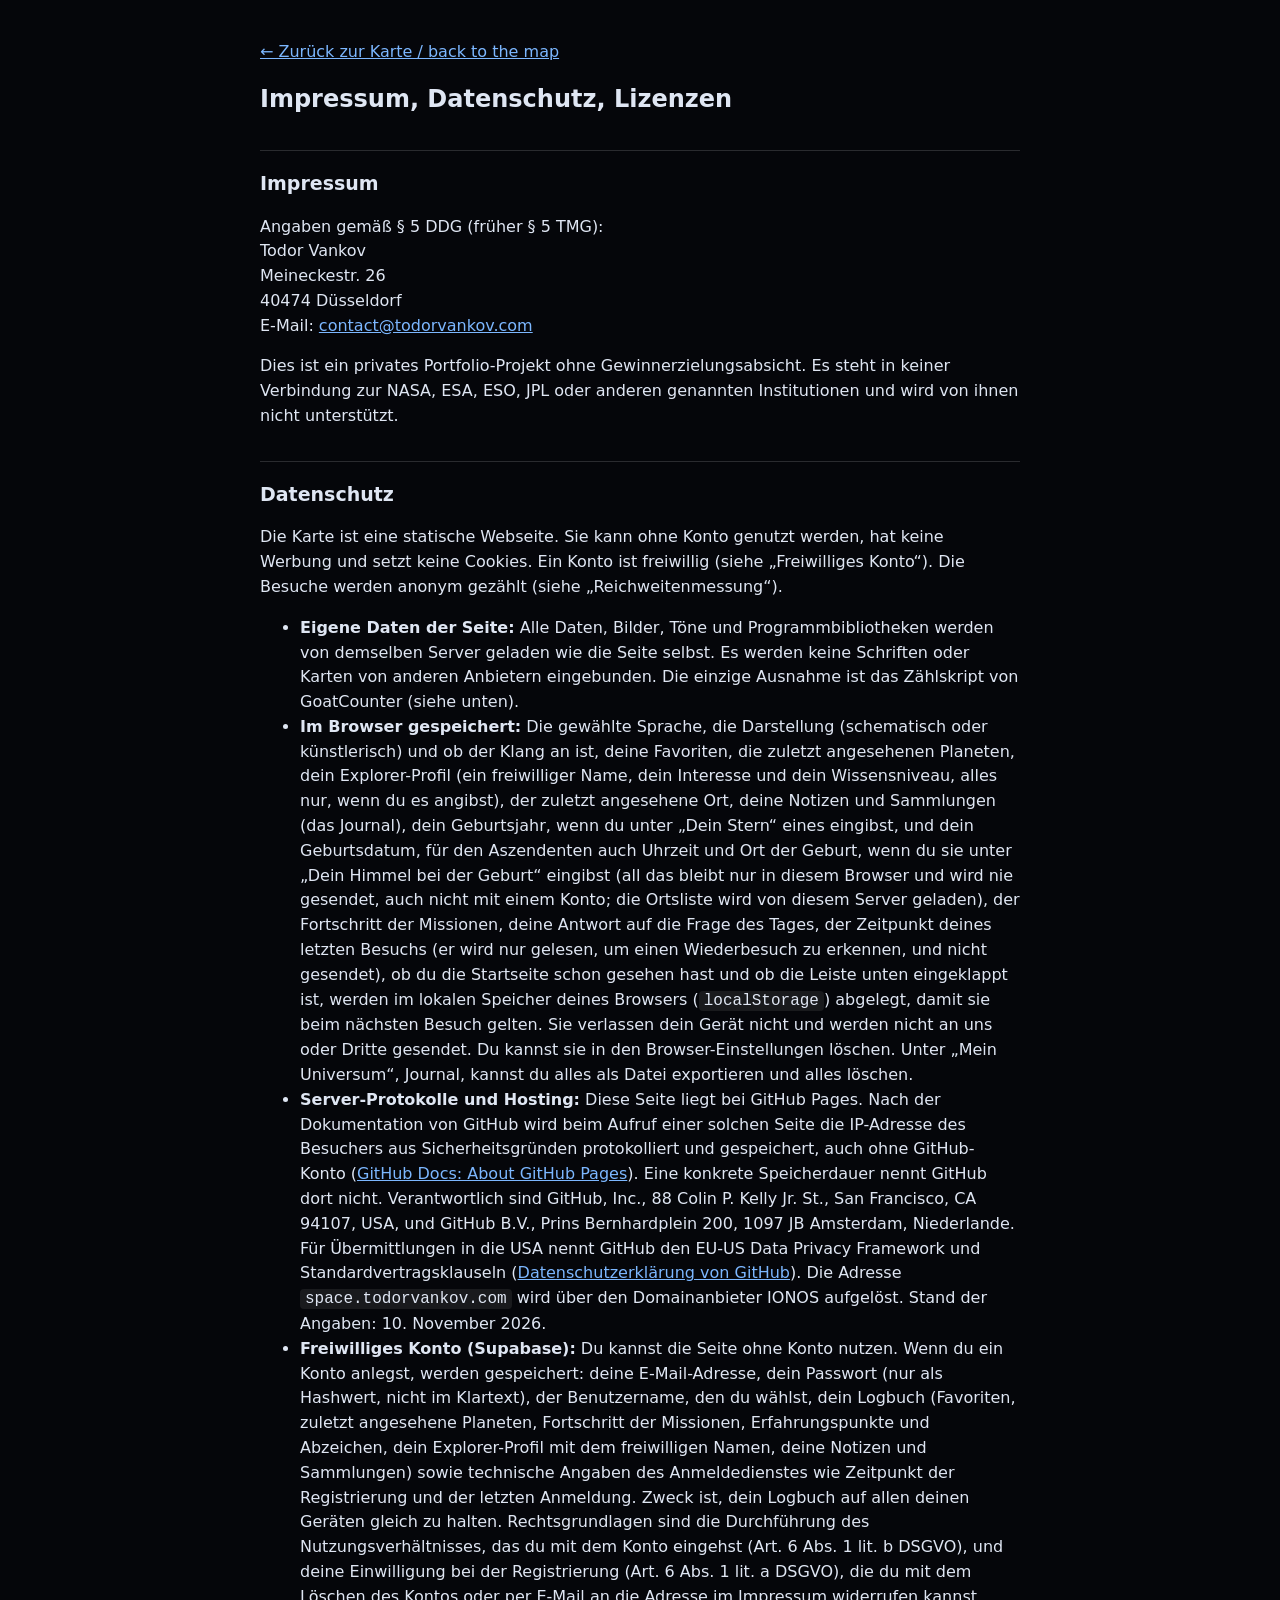
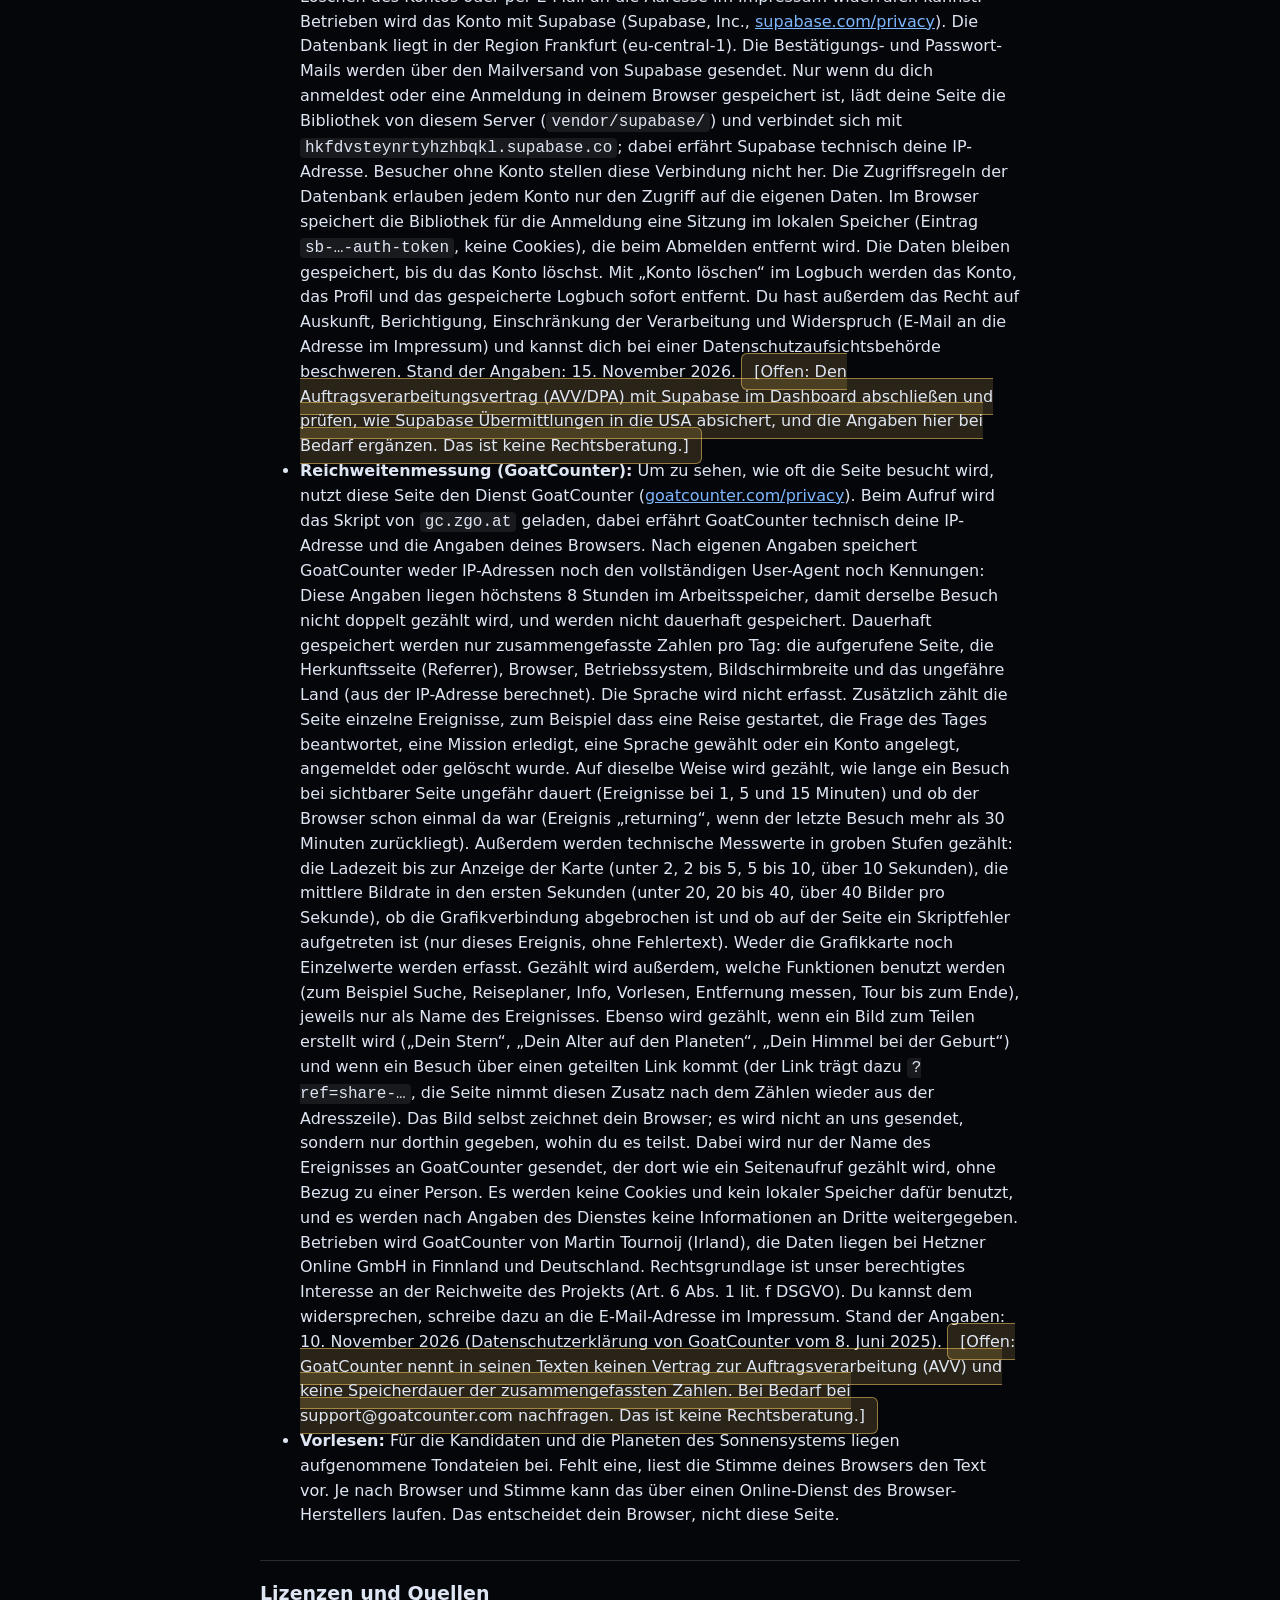
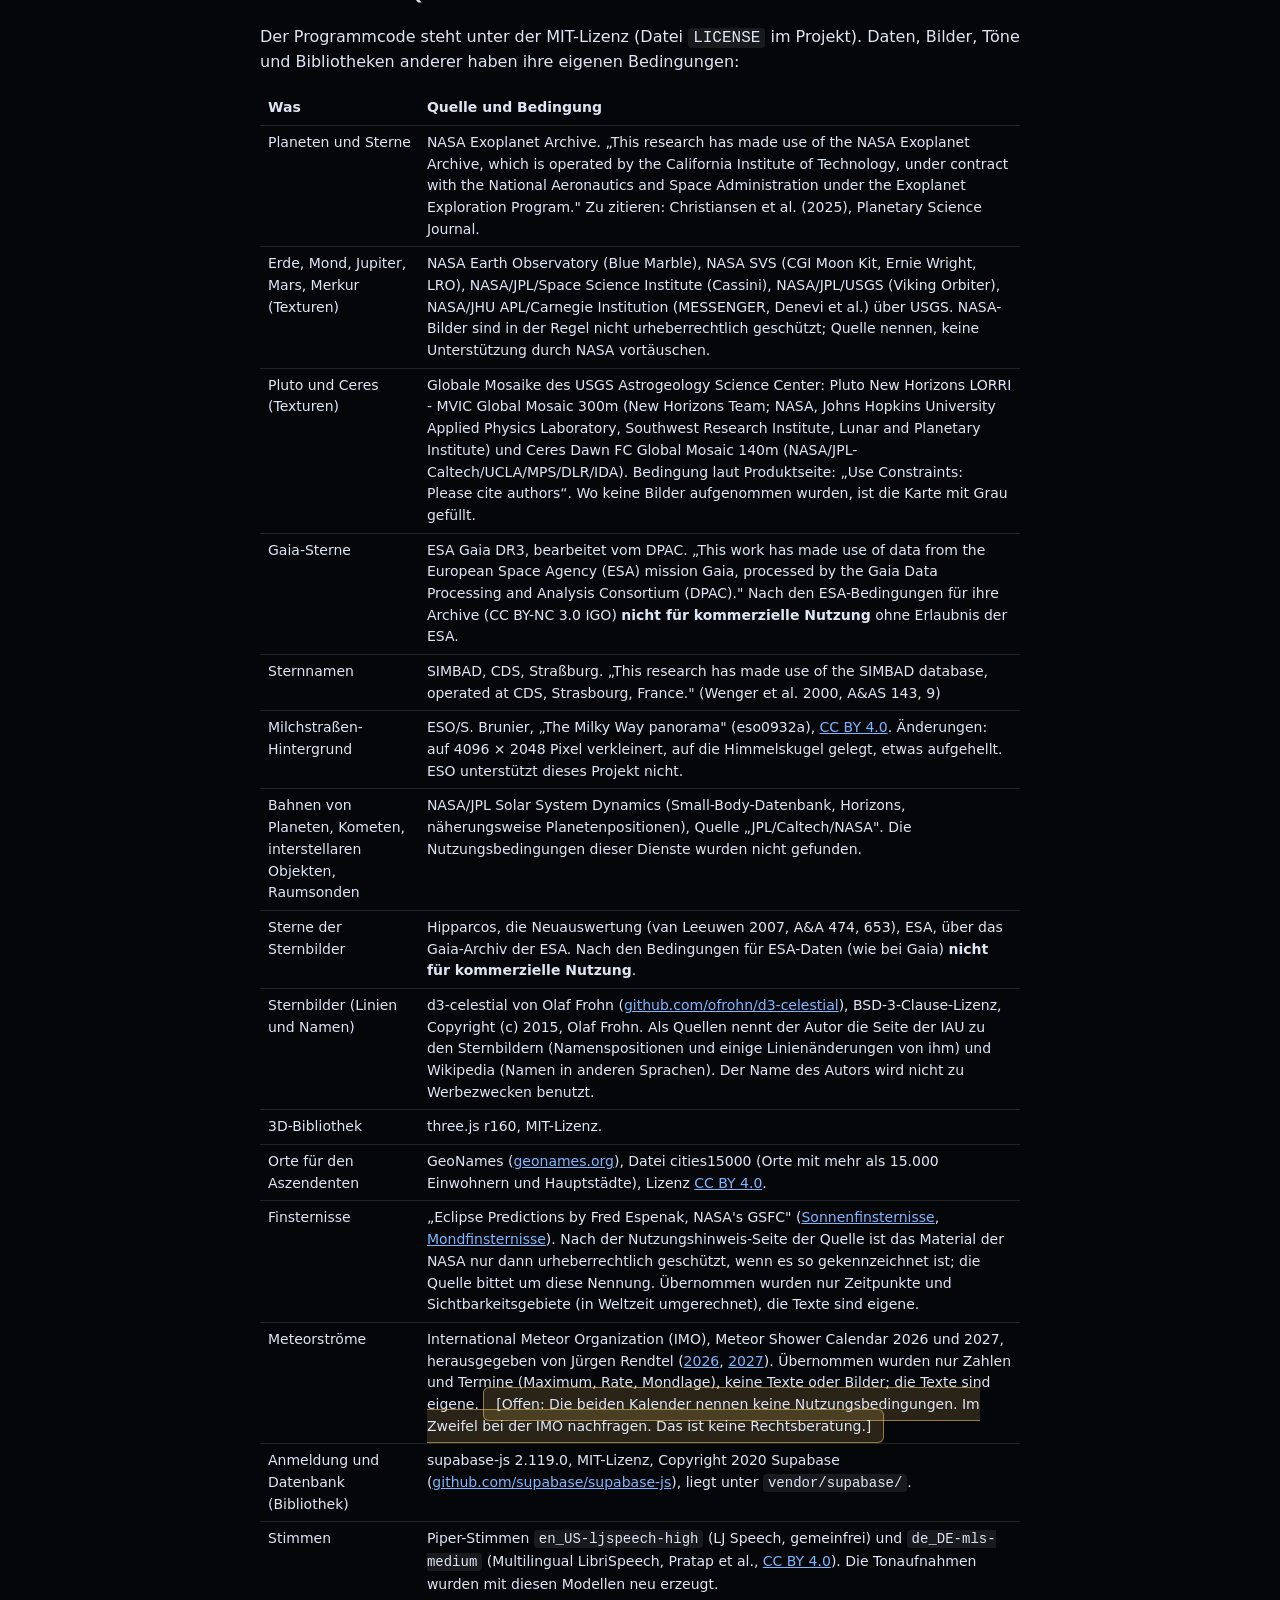
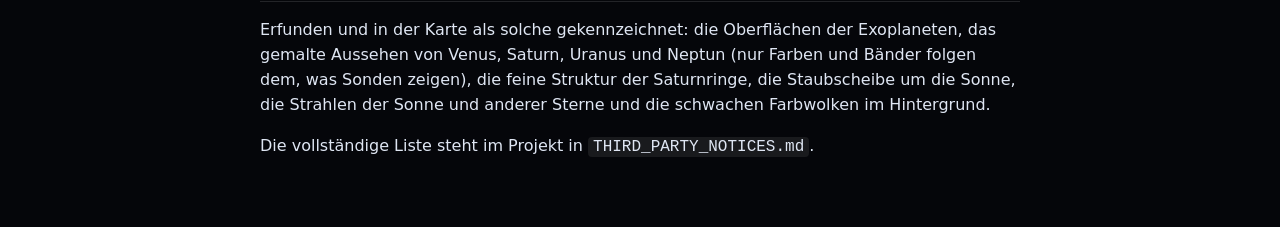
<file: web/legal.html>
<!doctype html>
<html lang="de">
<head>
  <meta charset="utf-8">
  <meta name="viewport" content="width=device-width, initial-scale=1">
  <title>Impressum, Datenschutz, Lizenzen</title>
  <style>
    body { margin: 0; background: #05060a; color: #dfe6f3; font: 16px/1.55 "Segoe UI", system-ui, sans-serif; }
    main { max-width: 760px; margin: 0 auto; padding: 24px 16px 64px; }
    h1 { font-size: 24px; } h2 { margin-top: 32px; font-size: 19px; border-top: 1px solid rgba(255,255,255,.15); padding-top: 18px; }
    a { color: #7cb7ff; } code { background: rgba(255,255,255,.08); padding: 1px 5px; border-radius: 4px; }
    .todo { background: rgba(255, 209, 102, .15); border: 1px solid rgba(255, 209, 102, .5); border-radius: 6px; padding: 8px 12px; }
    table { border-collapse: collapse; width: 100%; font-size: 14px; } td, th { text-align: left; vertical-align: top; padding: 6px 8px; border-bottom: 1px solid rgba(255,255,255,.12); }
  </style>
</head>
<body>
<main>
  <p><a href="./">&larr; Zurück zur Karte / back to the map</a></p>
  <h1>Impressum, Datenschutz, Lizenzen</h1>

  <h2 id="impressum">Impressum</h2>
  <p>Angaben gemäß § 5 DDG (früher § 5 TMG):<br>
    Todor Vankov<br>
    Meineckestr. 26<br>
    40474 Düsseldorf<br>
    E-Mail: <a href="mailto:contact@todorvankov.com">contact@todorvankov.com</a></p>
  <p>Dies ist ein privates Portfolio-Projekt ohne Gewinnerzielungsabsicht. Es steht in keiner Verbindung zur NASA, ESA, ESO, JPL oder anderen genannten Institutionen und wird von ihnen nicht unterstützt.</p>

  <h2 id="datenschutz">Datenschutz</h2>
  <p>Die Karte ist eine statische Webseite. Sie kann ohne Konto genutzt werden, hat keine Werbung und setzt keine Cookies. Ein Konto ist freiwillig (siehe „Freiwilliges Konto“). Die Besuche werden anonym gezählt (siehe „Reichweitenmessung“).</p>
  <ul>
    <li><strong>Eigene Daten der Seite:</strong> Alle Daten, Bilder, Töne und Programmbibliotheken werden von demselben Server geladen wie die Seite selbst. Es werden keine Schriften oder Karten von anderen Anbietern eingebunden. Die einzige Ausnahme ist das Zählskript von GoatCounter (siehe unten).</li>
    <li><strong>Im Browser gespeichert:</strong> Die gewählte Sprache, die Darstellung (schematisch oder künstlerisch) und ob der Klang an ist, deine Favoriten, die zuletzt angesehenen Planeten, dein Explorer-Profil (ein freiwilliger Name, dein Interesse und dein Wissensniveau, alles nur, wenn du es angibst), der zuletzt angesehene Ort, deine Notizen und Sammlungen (das Journal), dein Geburtsjahr, wenn du unter „Dein Stern“ eines eingibst, und dein Geburtsdatum, für den Aszendenten auch Uhrzeit und Ort der Geburt, wenn du sie unter „Dein Himmel bei der Geburt“ eingibst (all das bleibt nur in diesem Browser und wird nie gesendet, auch nicht mit einem Konto; die Ortsliste wird von diesem Server geladen), der Fortschritt der Missionen, deine Antwort auf die Frage des Tages, der Zeitpunkt deines letzten Besuchs (er wird nur gelesen, um einen Wiederbesuch zu erkennen, und nicht gesendet), ob du die Startseite schon gesehen hast und ob die Leiste unten eingeklappt ist, werden im lokalen Speicher deines Browsers (<code>localStorage</code>) abgelegt, damit sie beim nächsten Besuch gelten. Sie verlassen dein Gerät nicht und werden nicht an uns oder Dritte gesendet. Du kannst sie in den Browser-Einstellungen löschen. Unter „Mein Universum“, Journal, kannst du alles als Datei exportieren und alles löschen.</li>
    <li><strong>Server-Protokolle und Hosting:</strong> Diese Seite liegt bei GitHub Pages. Nach der Dokumentation von GitHub wird beim Aufruf einer solchen Seite die IP-Adresse des Besuchers aus Sicherheitsgründen protokolliert und gespeichert, auch ohne GitHub-Konto (<a href="https://docs.github.com/en/pages/getting-started-with-github-pages/about-github-pages">GitHub Docs: About GitHub Pages</a>). Eine konkrete Speicherdauer nennt GitHub dort nicht. Verantwortlich sind GitHub, Inc., 88 Colin P. Kelly Jr. St., San Francisco, CA 94107, USA, und GitHub B.V., Prins Bernhardplein 200, 1097 JB Amsterdam, Niederlande. Für Übermittlungen in die USA nennt GitHub den EU-US Data Privacy Framework und Standardvertragsklauseln (<a href="https://docs.github.com/en/site-policy/privacy-policies/github-general-privacy-statement">Datenschutzerklärung von GitHub</a>). Die Adresse <code>space.todorvankov.com</code> wird über den Domainanbieter IONOS aufgelöst. Stand der Angaben: 10. November 2026.</li>
    <li><strong>Freiwilliges Konto (Supabase):</strong> Du kannst die Seite ohne Konto nutzen. Wenn du ein Konto anlegst, werden gespeichert: deine E-Mail-Adresse, dein Passwort (nur als Hashwert, nicht im Klartext), der Benutzername, den du wählst, dein Logbuch (Favoriten, zuletzt angesehene Planeten, Fortschritt der Missionen, Erfahrungspunkte und Abzeichen, dein Explorer-Profil mit dem freiwilligen Namen, deine Notizen und Sammlungen) sowie technische Angaben des Anmeldedienstes wie Zeitpunkt der Registrierung und der letzten Anmeldung. Zweck ist, dein Logbuch auf allen deinen Geräten gleich zu halten. Rechtsgrundlagen sind die Durchführung des Nutzungsverhältnisses, das du mit dem Konto eingehst (Art. 6 Abs. 1 lit. b DSGVO), und deine Einwilligung bei der Registrierung (Art. 6 Abs. 1 lit. a DSGVO), die du mit dem Löschen des Kontos oder per E-Mail an die Adresse im Impressum widerrufen kannst. Betrieben wird das Konto mit Supabase (Supabase, Inc., <a href="https://supabase.com/privacy">supabase.com/privacy</a>). Die Datenbank liegt in der Region Frankfurt (eu-central-1). Die Bestätigungs- und Passwort-Mails werden über den Mailversand von Supabase gesendet. Nur wenn du dich anmeldest oder eine Anmeldung in deinem Browser gespeichert ist, lädt deine Seite die Bibliothek von diesem Server (<code>vendor/supabase/</code>) und verbindet sich mit <code>hkfdvsteynrtyhzhbqkl.supabase.co</code>; dabei erfährt Supabase technisch deine IP-Adresse. Besucher ohne Konto stellen diese Verbindung nicht her. Die Zugriffsregeln der Datenbank erlauben jedem Konto nur den Zugriff auf die eigenen Daten. Im Browser speichert die Bibliothek für die Anmeldung eine Sitzung im lokalen Speicher (Eintrag <code>sb-…-auth-token</code>, keine Cookies), die beim Abmelden entfernt wird. Die Daten bleiben gespeichert, bis du das Konto löschst. Mit „Konto löschen“ im Logbuch werden das Konto, das Profil und das gespeicherte Logbuch sofort entfernt. Du hast außerdem das Recht auf Auskunft, Berichtigung, Einschränkung der Verarbeitung und Widerspruch (E-Mail an die Adresse im Impressum) und kannst dich bei einer Datenschutzaufsichtsbehörde beschweren. Stand der Angaben: 15. November 2026. <span class="todo">[Offen: Den Auftragsverarbeitungsvertrag (AVV/DPA) mit Supabase im Dashboard abschließen und prüfen, wie Supabase Übermittlungen in die USA absichert, und die Angaben hier bei Bedarf ergänzen. Das ist keine Rechtsberatung.]</span></li>
    <li><strong>Reichweitenmessung (GoatCounter):</strong> Um zu sehen, wie oft die Seite besucht wird, nutzt diese Seite den Dienst GoatCounter (<a href="https://www.goatcounter.com/privacy">goatcounter.com/privacy</a>). Beim Aufruf wird das Skript von <code>gc.zgo.at</code> geladen, dabei erfährt GoatCounter technisch deine IP-Adresse und die Angaben deines Browsers. Nach eigenen Angaben speichert GoatCounter weder IP-Adressen noch den vollständigen User-Agent noch Kennungen: Diese Angaben liegen höchstens 8 Stunden im Arbeitsspeicher, damit derselbe Besuch nicht doppelt gezählt wird, und werden nicht dauerhaft gespeichert. Dauerhaft gespeichert werden nur zusammengefasste Zahlen pro Tag: die aufgerufene Seite, die Herkunftsseite (Referrer), Browser, Betriebssystem, Bildschirmbreite und das ungefähre Land (aus der IP-Adresse berechnet). Die Sprache wird nicht erfasst. Zusätzlich zählt die Seite einzelne Ereignisse, zum Beispiel dass eine Reise gestartet, die Frage des Tages beantwortet, eine Mission erledigt, eine Sprache gewählt oder ein Konto angelegt, angemeldet oder gelöscht wurde. Auf dieselbe Weise wird gezählt, wie lange ein Besuch bei sichtbarer Seite ungefähr dauert (Ereignisse bei 1, 5 und 15 Minuten) und ob der Browser schon einmal da war (Ereignis „returning“, wenn der letzte Besuch mehr als 30 Minuten zurückliegt). Außerdem werden technische Messwerte in groben Stufen gezählt: die Ladezeit bis zur Anzeige der Karte (unter 2, 2 bis 5, 5 bis 10, über 10 Sekunden), die mittlere Bildrate in den ersten Sekunden (unter 20, 20 bis 40, über 40 Bilder pro Sekunde), ob die Grafikverbindung abgebrochen ist und ob auf der Seite ein Skriptfehler aufgetreten ist (nur dieses Ereignis, ohne Fehlertext). Weder die Grafikkarte noch Einzelwerte werden erfasst. Gezählt wird außerdem, welche Funktionen benutzt werden (zum Beispiel Suche, Reiseplaner, Info, Vorlesen, Entfernung messen, Tour bis zum Ende), jeweils nur als Name des Ereignisses. Ebenso wird gezählt, wenn ein Bild zum Teilen erstellt wird („Dein Stern“, „Dein Alter auf den Planeten“, „Dein Himmel bei der Geburt“) und wenn ein Besuch über einen geteilten Link kommt (der Link trägt dazu <code>?ref=share-…</code>, die Seite nimmt diesen Zusatz nach dem Zählen wieder aus der Adresszeile). Das Bild selbst zeichnet dein Browser; es wird nicht an uns gesendet, sondern nur dorthin gegeben, wohin du es teilst. Dabei wird nur der Name des Ereignisses an GoatCounter gesendet, der dort wie ein Seitenaufruf gezählt wird, ohne Bezug zu einer Person. Es werden keine Cookies und kein lokaler Speicher dafür benutzt, und es werden nach Angaben des Dienstes keine Informationen an Dritte weitergegeben. Betrieben wird GoatCounter von Martin Tournoij (Irland), die Daten liegen bei Hetzner Online GmbH in Finnland und Deutschland. Rechtsgrundlage ist unser berechtigtes Interesse an der Reichweite des Projekts (Art. 6 Abs. 1 lit. f DSGVO). Du kannst dem widersprechen, schreibe dazu an die E-Mail-Adresse im Impressum. Stand der Angaben: 10. November 2026 (Datenschutzerklärung von GoatCounter vom 8. Juni 2025). <span class="todo">[Offen: GoatCounter nennt in seinen Texten keinen Vertrag zur Auftragsverarbeitung (AVV) und keine Speicherdauer der zusammengefassten Zahlen. Bei Bedarf bei support@goatcounter.com nachfragen. Das ist keine Rechtsberatung.]</span></li>
    <li><strong>Vorlesen:</strong> Für die Kandidaten und die Planeten des Sonnensystems liegen aufgenommene Tondateien bei. Fehlt eine, liest die Stimme deines Browsers den Text vor. Je nach Browser und Stimme kann das über einen Online-Dienst des Browser-Herstellers laufen. Das entscheidet dein Browser, nicht diese Seite.</li>
  </ul>

  <h2 id="lizenzen">Lizenzen und Quellen</h2>
  <p>Der Programmcode steht unter der MIT-Lizenz (Datei <code>LICENSE</code> im Projekt). Daten, Bilder, Töne und Bibliotheken anderer haben ihre eigenen Bedingungen:</p>
  <table>
    <tr><th>Was</th><th>Quelle und Bedingung</th></tr>
    <tr><td>Planeten und Sterne</td><td>NASA Exoplanet Archive. „This research has made use of the NASA Exoplanet Archive, which is operated by the California Institute of Technology, under contract with the National Aeronautics and Space Administration under the Exoplanet Exploration Program." Zu zitieren: Christiansen et al. (2025), Planetary Science Journal.</td></tr>
    <tr><td>Erde, Mond, Jupiter, Mars, Merkur (Texturen)</td><td>NASA Earth Observatory (Blue Marble), NASA SVS (CGI Moon Kit, Ernie Wright, LRO), NASA/JPL/Space Science Institute (Cassini), NASA/JPL/USGS (Viking Orbiter), NASA/JHU APL/Carnegie Institution (MESSENGER, Denevi et al.) über USGS. NASA-Bilder sind in der Regel nicht urheberrechtlich geschützt; Quelle nennen, keine Unterstützung durch NASA vortäuschen.</td></tr>
    <tr><td>Pluto und Ceres (Texturen)</td><td>Globale Mosaike des USGS Astrogeology Science Center: Pluto New Horizons LORRI - MVIC Global Mosaic 300m (New Horizons Team; NASA, Johns Hopkins University Applied Physics Laboratory, Southwest Research Institute, Lunar and Planetary Institute) und Ceres Dawn FC Global Mosaic 140m (NASA/JPL-Caltech/UCLA/MPS/DLR/IDA). Bedingung laut Produktseite: „Use Constraints: Please cite authors“. Wo keine Bilder aufgenommen wurden, ist die Karte mit Grau gefüllt.</td></tr>
    <tr><td>Gaia-Sterne</td><td>ESA Gaia DR3, bearbeitet vom DPAC. „This work has made use of data from the European Space Agency (ESA) mission Gaia, processed by the Gaia Data Processing and Analysis Consortium (DPAC)." Nach den ESA-Bedingungen für ihre Archive (CC BY-NC 3.0 IGO) <strong>nicht für kommerzielle Nutzung</strong> ohne Erlaubnis der ESA.</td></tr>
    <tr><td>Sternnamen</td><td>SIMBAD, CDS, Straßburg. „This research has made use of the SIMBAD database, operated at CDS, Strasbourg, France." (Wenger et al. 2000, A&amp;AS 143, 9)</td></tr>
    <tr><td>Milchstraßen-Hintergrund</td><td>ESO/S. Brunier, „The Milky Way panorama" (eso0932a), <a href="https://creativecommons.org/licenses/by/4.0/">CC BY 4.0</a>. Änderungen: auf 4096 × 2048 Pixel verkleinert, auf die Himmelskugel gelegt, etwas aufgehellt. ESO unterstützt dieses Projekt nicht.</td></tr>
    <tr><td>Bahnen von Planeten, Kometen, interstellaren Objekten, Raumsonden</td><td>NASA/JPL Solar System Dynamics (Small-Body-Datenbank, Horizons, näherungsweise Planetenpositionen), Quelle „JPL/Caltech/NASA". Die Nutzungsbedingungen dieser Dienste wurden nicht gefunden.</td></tr>
    <tr><td>Sterne der Sternbilder</td><td>Hipparcos, die Neuauswertung (van Leeuwen 2007, A&amp;A 474, 653), ESA, über das Gaia-Archiv der ESA. Nach den Bedingungen für ESA-Daten (wie bei Gaia) <strong>nicht für kommerzielle Nutzung</strong>.</td></tr>
    <tr><td>Sternbilder (Linien und Namen)</td><td>d3-celestial von Olaf Frohn (<a href="https://github.com/ofrohn/d3-celestial">github.com/ofrohn/d3-celestial</a>), BSD-3-Clause-Lizenz, Copyright (c) 2015, Olaf Frohn. Als Quellen nennt der Autor die Seite der IAU zu den Sternbildern (Namenspositionen und einige Linienänderungen von ihm) und Wikipedia (Namen in anderen Sprachen). Der Name des Autors wird nicht zu Werbezwecken benutzt.</td></tr>
    <tr><td>3D-Bibliothek</td><td>three.js r160, MIT-Lizenz.</td></tr>
    <tr><td>Orte für den Aszendenten</td><td>GeoNames (<a href="https://www.geonames.org">geonames.org</a>), Datei cities15000 (Orte mit mehr als 15.000 Einwohnern und Hauptstädte), Lizenz <a href="https://creativecommons.org/licenses/by/4.0/">CC BY 4.0</a>.</td></tr>
    <tr><td>Finsternisse</td><td>„Eclipse Predictions by Fred Espenak, NASA's GSFC" (<a href="https://eclipse.gsfc.nasa.gov/SEdecade/SEdecade2021.html">Sonnenfinsternisse</a>, <a href="https://eclipse.gsfc.nasa.gov/LEdecade/LEdecade2021.html">Mondfinsternisse</a>). Nach der Nutzungshinweis-Seite der Quelle ist das Material der NASA nur dann urheberrechtlich geschützt, wenn es so gekennzeichnet ist; die Quelle bittet um diese Nennung. Übernommen wurden nur Zeitpunkte und Sichtbarkeitsgebiete (in Weltzeit umgerechnet), die Texte sind eigene.</td></tr>
    <tr><td>Meteorströme</td><td>International Meteor Organization (IMO), Meteor Shower Calendar 2026 und 2027, herausgegeben von Jürgen Rendtel (<a href="https://www.imo.net/the-2026-meteor-shower-calendar-is-here/">2026</a>, <a href="https://www.imo.net/meteor-shower-calendar-2027/">2027</a>). Übernommen wurden nur Zahlen und Termine (Maximum, Rate, Mondlage), keine Texte oder Bilder; die Texte sind eigene. <span class="todo">[Offen: Die beiden Kalender nennen keine Nutzungsbedingungen. Im Zweifel bei der IMO nachfragen. Das ist keine Rechtsberatung.]</span></td></tr>
    <tr><td>Anmeldung und Datenbank (Bibliothek)</td><td>supabase-js 2.119.0, MIT-Lizenz, Copyright 2020 Supabase (<a href="https://github.com/supabase/supabase-js">github.com/supabase/supabase-js</a>), liegt unter <code>vendor/supabase/</code>.</td></tr>
    <tr><td>Stimmen</td><td>Piper-Stimmen <code>en_US-ljspeech-high</code> (LJ Speech, gemeinfrei) und <code>de_DE-mls-medium</code> (Multilingual LibriSpeech, Pratap et al., <a href="https://creativecommons.org/licenses/by/4.0/">CC BY 4.0</a>). Die Tonaufnahmen wurden mit diesen Modellen neu erzeugt.</td></tr>
  </table>
  <p>Erfunden und in der Karte als solche gekennzeichnet: die Oberflächen der Exoplaneten, das gemalte Aussehen von Venus, Saturn, Uranus und Neptun (nur Farben und Bänder folgen dem, was Sonden zeigen), die feine Struktur der Saturnringe, die Staubscheibe um die Sonne, die Strahlen der Sonne und anderer Sterne und die schwachen Farbwolken im Hintergrund.</p>
  <p>Die vollständige Liste steht im Projekt in <code>THIRD_PARTY_NOTICES.md</code>.</p>
</main>
</body>
</html>
</file>
